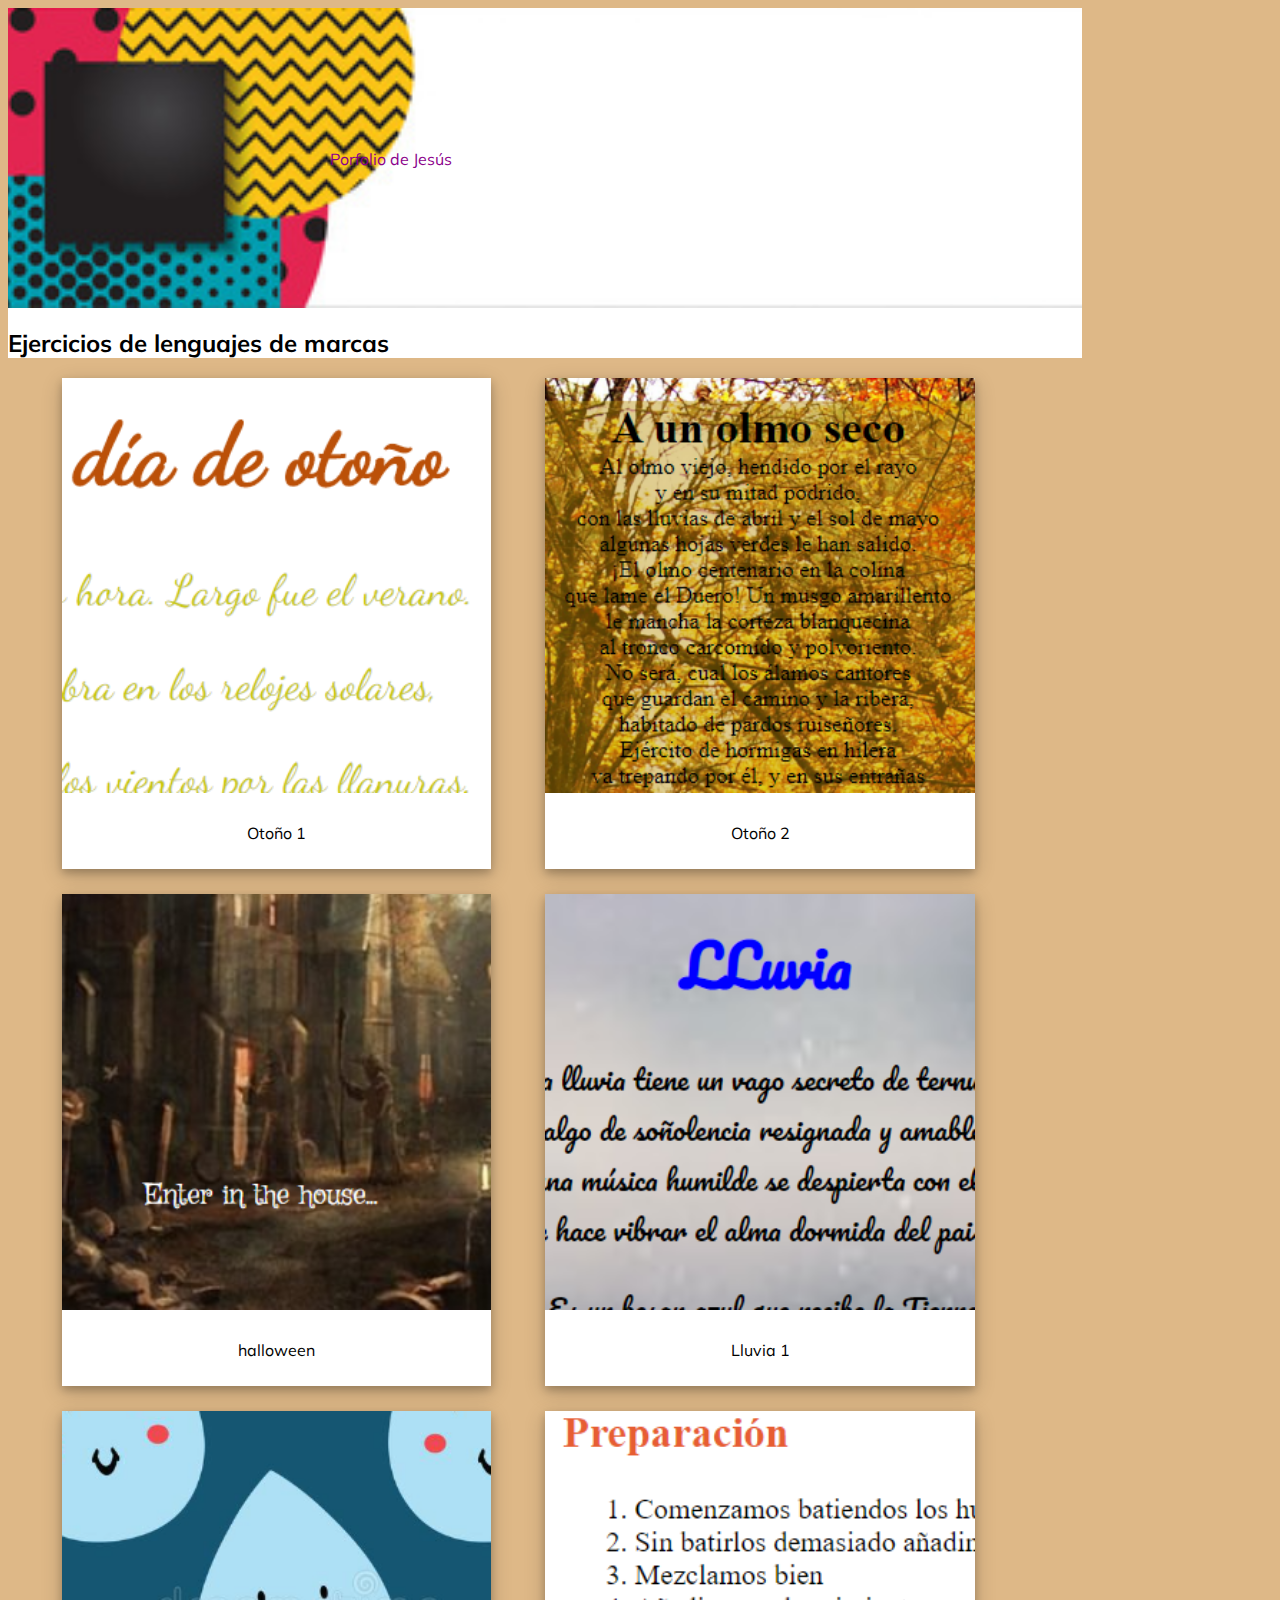
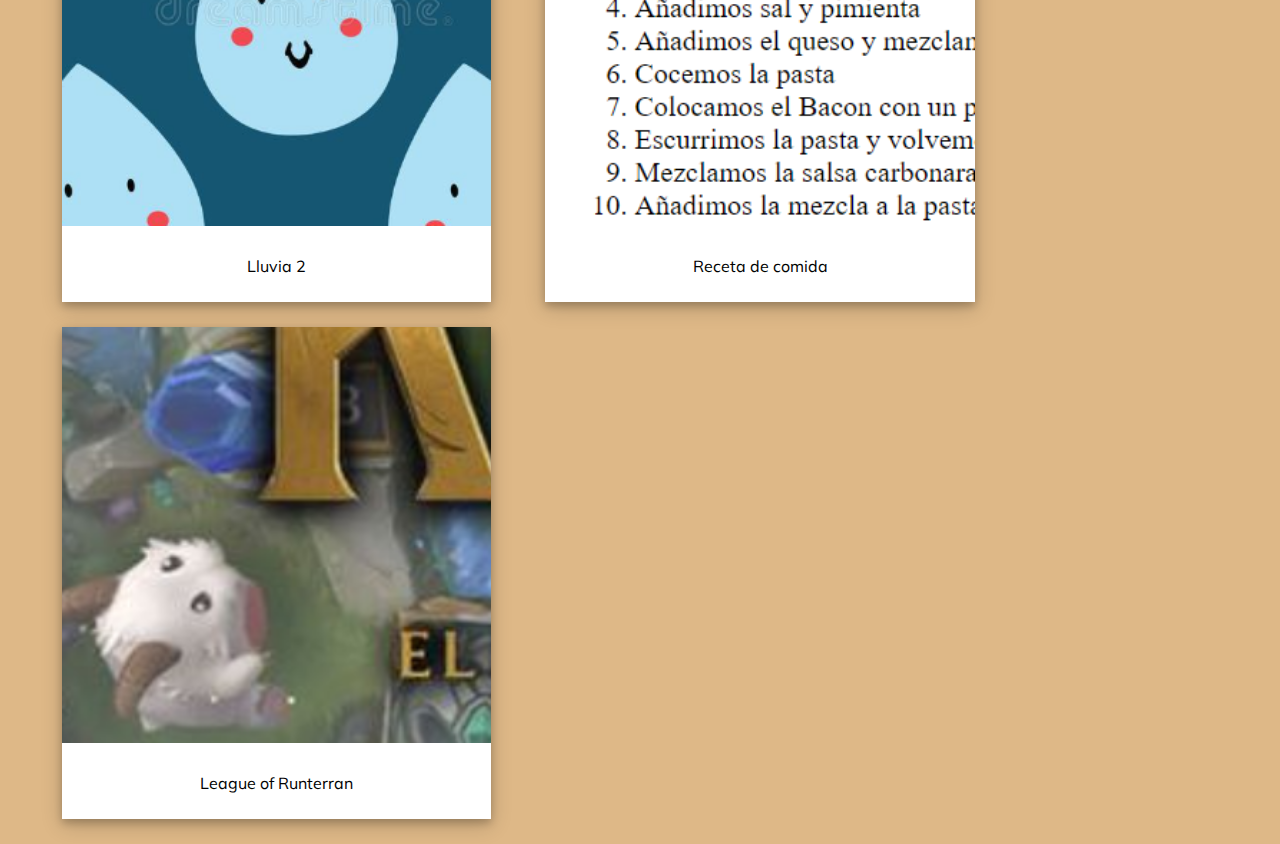
<file: index.html>
<!DOCTYPE html>
<html lang="es">
<head>
    <meta charset="UTF-8">
    <meta name="viewport" content="width=device-width, initial-scale=1.0">
    <meta http-equiv="X-UA-Compatible" content="ie=edge">
    <title>Document</title>
    <link href="estilo.css" rel="stylesheet">
    <link href="https://fonts.googleapis.com/css?family=Muli&display=swap" rel="stylesheet">
    <link rel="icon" type="image/jpg" href="imagenes/favicon.jpg">

</head>
<body>
    <div id="wrapper">
    <header>
        <div id="titulo">
            <p>Porfolio de Jesús</p>
        </div>
    </header>
    <main>
        <h2>Ejercicios de lenguajes de marcas</h2>

        <div class="polaroid">
            <a href="Trabajootono/otono1.html" target="_blank">
            <img src="imagenes/otono1.png" alt="Otoño 1" style="width:100%"></a>
            <div class="container">
            <p>Otoño 1</p>
            </div>
        </div>
              
        <div class="polaroid">
                <a href="Trabajootono\otono2.html" target="_blank">
            <img src="imagenes/otono2.png" alt="Otoño 2" style="width:100%"></a>
            <div class="container">
            <p>Otoño 2</p>
            </div>
        </div>

        <div class="polaroid">
                <a href="Halloween/index.html" target="_blank">
            <img src="imagenes/Hallowen.png" alt="halloween" style="width:100%"></a>
            <div class="container">
            <p>halloween</p>
            </div>
        </div>

        <div class="polaroid">
                <a href="Lalluvia/lluvia.html" target="_blank">
            <img src="imagenes/Lluvia.png" alt="Lluvia 1" style="width:100%"></a>
            <div class="container">
            <p>Lluvia 1</p>
            </div>
        </div>
        <div class="polaroid">
            <a href="Lalluvia/lluvia2.html" target="_blank">
            <img src="imagenes/lluvia2.png" alt="Lluvia 2" style="width:100%"></a>
            <div class="container">
                <p>Lluvia 2</p>
            </div>
        </div>
        <div class="polaroid">
                <a href="Receta/receta.html" target="_blank">
            <img src="imagenes/receta.png" alt="La receta" style="width:100%"></a>
            <div class="container">
            <p>Receta de comida</p>
            </div>
        </div>

        <div class="polaroid">
            <a href="MI Propio HTML/lor.html" target="_blank">
                <img src="imagenes/lor.png" alt="League of Runterran" style="width: 100%"></a>
            <div class="container">
                <p>League of Runterran</p>
            </div>
        </div>
    </main>
    <foolter>

    </foolter>
</body>
</html>
</file>
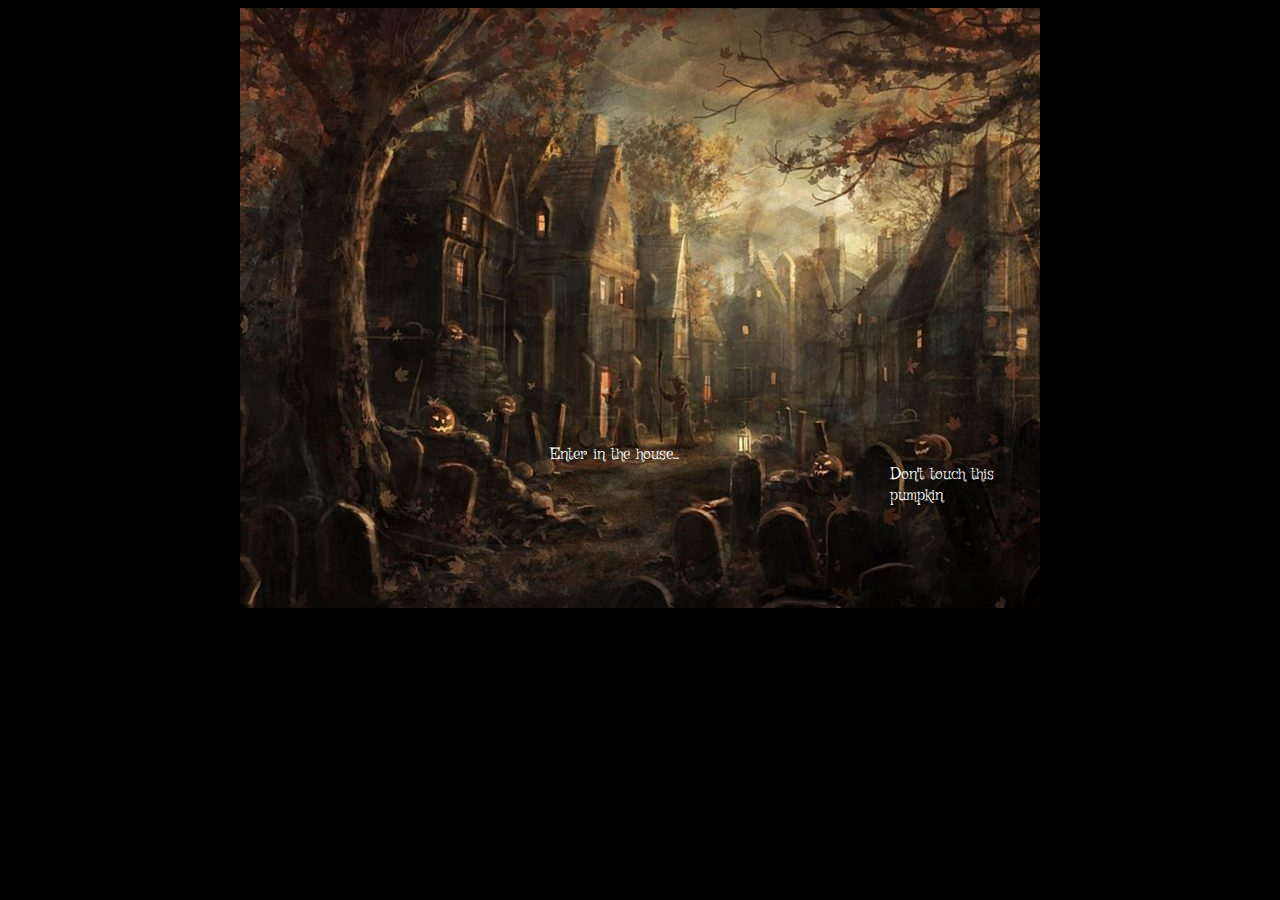
<file: Halloween/index.html>
<!DOCTYPE html>
<html lang="es">
<head>
    <meta charset="UTF-8">
    <meta name="viewport" content="width=device-width, initial-scale=1.0">
    <meta http-equiv="X-UA-Compatible" content="ie=edge">
    <link href="https://fonts.googleapis.com/css?family=Griffy&display=swap" rel="stylesheet">
    <link rel="icon" type="image/gif" sizes="32x32" href="imagenes/favicon.gif">
    <title>El Recolector de Almas</title>
    <style>
    #wrapper {position: relative; /*el wrapper se mnueve para centrarse*/
              background-image: url("imagenes/HDHalloween.jpg");
              width:800px;
              height:600px;
              margin:auto;
              /*border-radius: 0%;*/
              box-shadow: rgb(35, 17, 16),20px,20px,20px
              rgb(35, 17, 16),-20px,20px,20px
              rgb(35, 17, 16),20px,-20px,20px
              rgb(35, 17, 16),-20px,-20px,20px;
    }
    body{background-color:black;
        font-family: 'Griffy', cursive;
    }
     h1{position: absolute;/*lo que va dentro se mueve con el*/
        left:470px;
        top:30px;
        color:rgb(16, 71, 16);
        visibility: hidden;
        }
    #p1 {position: absolute; /*Texto puerta*/
        top:420px;
        left:310px;
        color: white;
      }
    #p2 {position: absolute;/*Texto calabaza*/
        top: 440px;
        left: 650px;
        color: white;
    }
      #door{position:absolute; /*La puerta*/
            width:25px;
            height:70px;
            top:360px;
            left:350px;
            border:1px transparent white;
            }
      #fear{position:absolute; /*La calabaza*/
        width:35px;
        height:35px;
        top:423px;
        left:673px;
        border:1px transparent white;
        border-radius: 50%;
        }    
        #thresh{visibility: hidden;
                top: 100px;
                right: -20px;
                position: absolute;
                /*posicionamos el gift donde queremos*/
        }
        #casa{visibility: hidden;
                height: 90%;
                width: 50%;
                /*ajustamos su tamaño*/
        }
</style>
<script>
        function mostrar(id){
            document.getElementById(id).style.visibility="visible";
        }
        function ocultar(id){
            document.getElementById(id).style.visibility="hidden";
        }
        function sonar(id){
            document.getElementById(id).play();
        }
        function parar(id){
            document.getElementById(id).pause();
        }
</script>
</head>
<body>
    <div id="wrapper">
        <h1>
           The chain warder.
        </h1>
        <p id="p1">
            Enter in the house...
        </p>
        <p id="p2">
            Don't touch this pumpkin
        </p>
            <div id=door ondblclick="mostrar('casa')"
            onclick="ocultar('casa')"></div> 
            <!--Tocas la puesta y apareces dentro-->
            <!--Tocas la puerta para salir-->

            <div id=fear ondblclick="mostrar('thresh');sonar('canto')"; 
             onclick="ocultar('thresh');parar('canto')"></div> 
             <!--Tocas la calabaza y sale imagen y musica -->
             <!--La vuelves a tocar desaparece y se para la musica-->
           

            <img id="thresh" src="imagenes/thres.lento.gif"> <!--Gif de thresh-->
            <img id="casa" src="imagenes/original.gif">      <!--Gif del interior de la casa-->
            <audio id="canto">                               <!--Archivo de sonido-->
                <source type="audio/mp3" src="sonidos/thresh.mp3">
            </audio>
    </div>
</body>
</html>
</file>
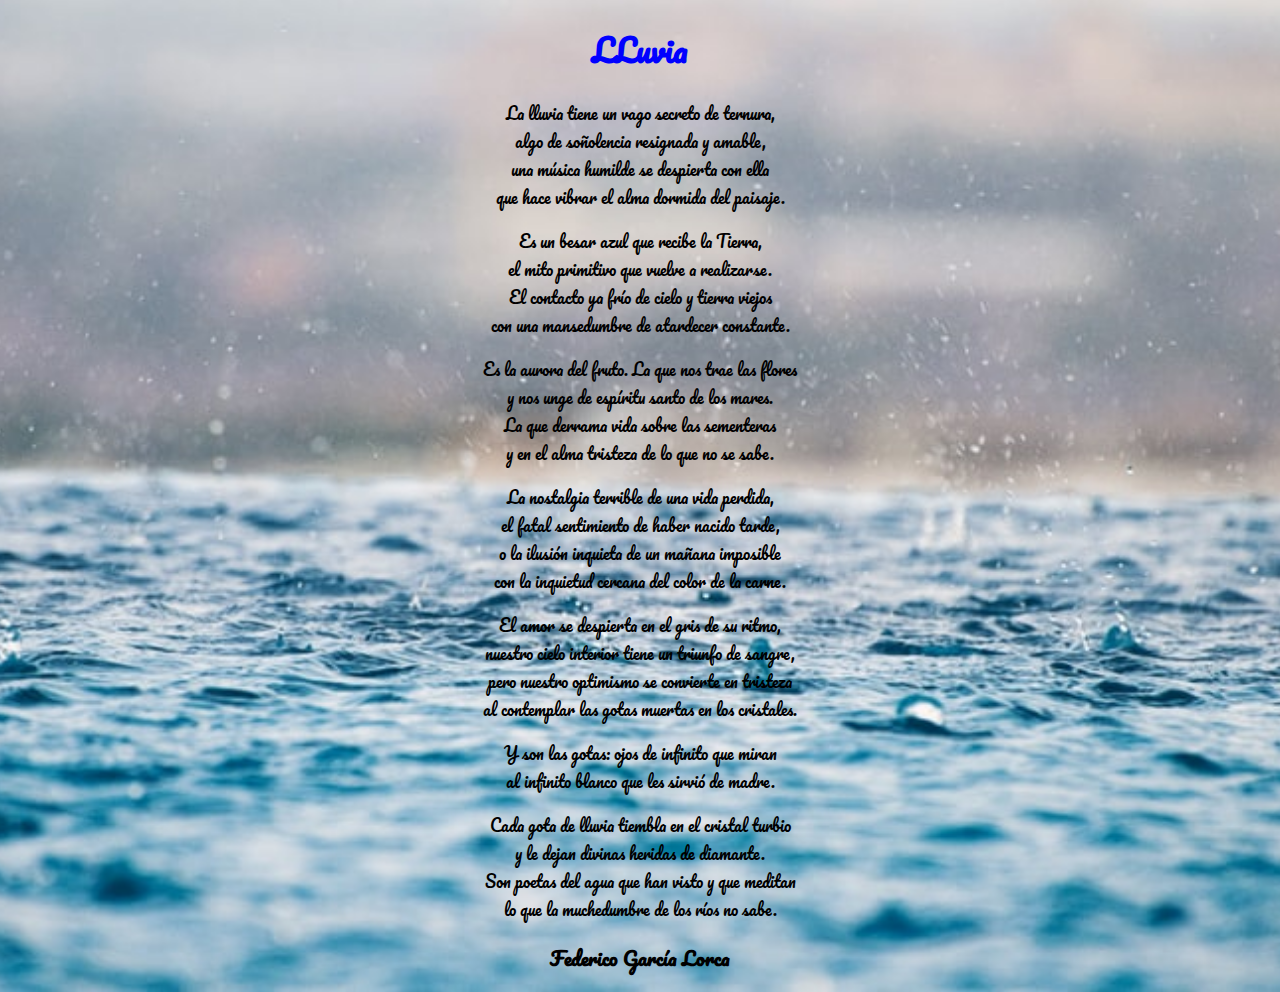
<file: La lluvia/lluvia.html>
<!DOCTYPE html>
<html lang="es">
<head>
    <meta charset="UTF-8">
    <meta name="viewport" content="width=device-width, initial-scale=1.0">
    <meta http-equiv="X-UA-Compatible" content="ie=edge">
    <link href="https://fonts.googleapis.com/css?family=Pacifico&display=swap" rel="stylesheet">
    <link rel="icon" sizes="201x300" href="imagenes/gota-favicon-201x300.png">
    <title>Poema la lluvia</title>
    <style>
        
    body{ background-image: url(imagenes/lluviafondo.jpg);
          background-repeat: no-repeat;
          background-position: center;
          background-size: cover;
          font-family: 'Pacifico', cursive;

    }
    #wrapper{ text-align: center;
    /*box-shadow: black 10px 10px 0px;*/
    }
    h1{ color: blue;
        /*box-shadow: black -10px -10px 10px;*/

    }
    </style>
</head>
<body>
    <div id=wrapper>
    <h1>LLuvia</h1>
        <p>La lluvia tiene un vago secreto de ternura,<br>
        algo de soñolencia resignada y amable,<br>
        una música humilde se despierta con ella<br>
        que hace vibrar el alma dormida del paisaje. </p>
        
        <p>Es un besar azul que recibe la Tierra,<br>
        el mito primitivo que vuelve a realizarse.<br>
        El contacto ya frío de cielo y tierra viejos<br>
        con una mansedumbre de atardecer constante. </p>
        
        <p>Es la aurora del fruto. La que nos trae las flores<br>
        y nos unge de espíritu santo de los mares.<br>
        La que derrama vida sobre las sementeras<br>
        y en el alma tristeza de lo que no se sabe. </p>
        
        <p>La nostalgia terrible de una vida perdida,<br>
        el fatal sentimiento de haber nacido tarde,<br>
        o la ilusión inquieta de un mañana imposible<br>
        con la inquietud cercana del color de la carne. </p>
        
        <p>El amor se despierta en el gris de su ritmo,<br>
        nuestro cielo interior tiene un triunfo de sangre,<br>
        pero nuestro optimismo se convierte en tristeza<br>
        al contemplar las gotas muertas en los cristales.</p> 
        
        <p>Y son las gotas: ojos de infinito que miran<br>
        al infinito blanco que les sirvió de madre. </p>
        
        <p>Cada gota de lluvia tiembla en el cristal turbio<br>
        y le dejan divinas heridas de diamante.<br>
        Son poetas del agua que han visto y que meditan<br>
        lo que la muchedumbre de los ríos no sabe. </p>
        
<h3>Federico García Lorca</h3>
    </div>
</body>
</html>
</file>
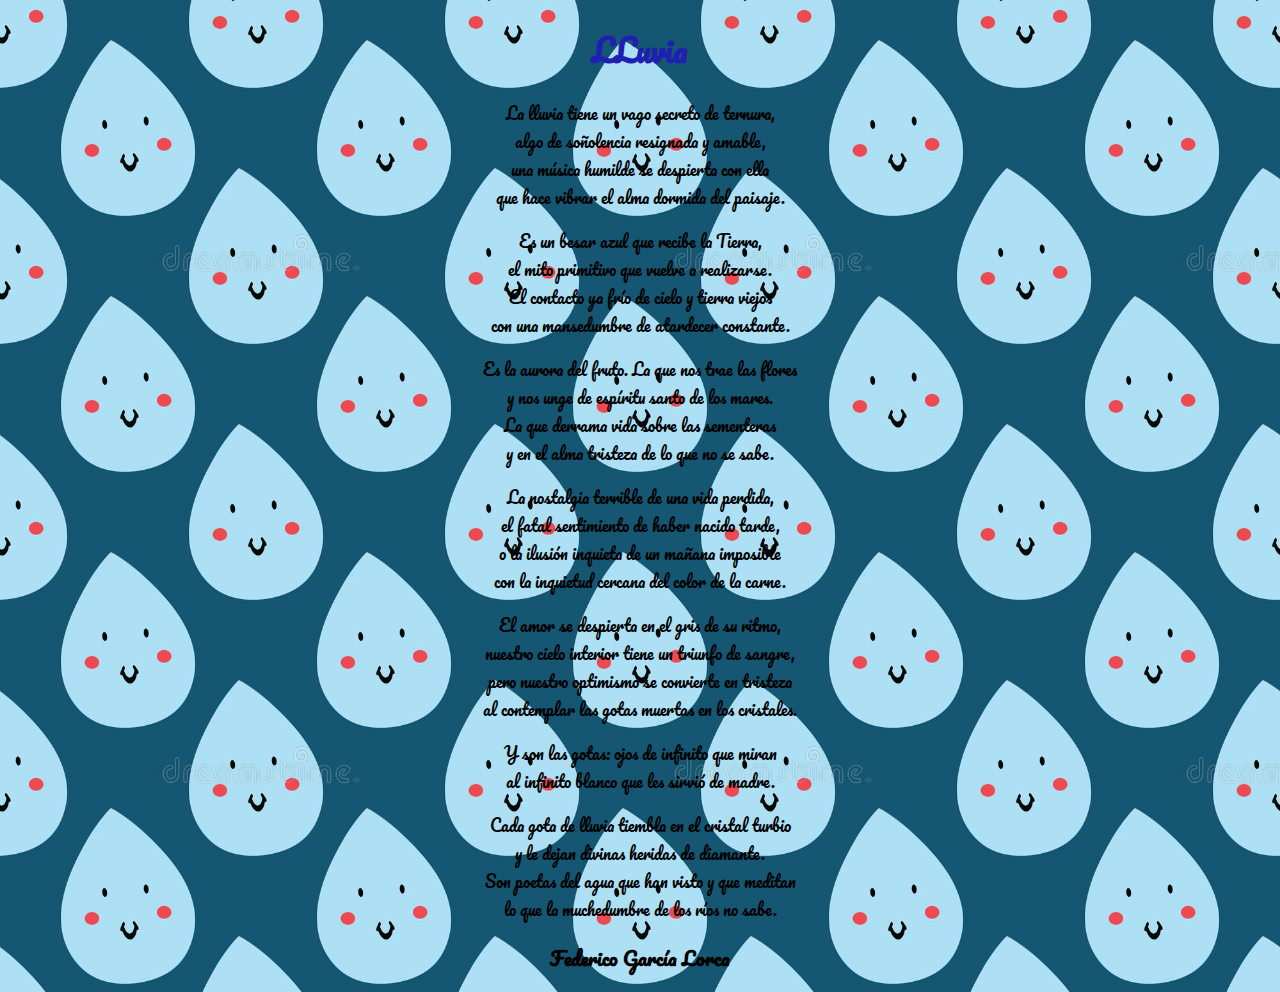
<file: La lluvia/lluvia2.html>
<!DOCTYPE html>
<html lang="es">
<head>
    <meta charset="UTF-8">
    <meta name="viewport" content="width=device-width, initial-scale=1.0">
    <meta http-equiv="X-UA-Compatible" content="ie=edge">
    <link href="https://fonts.googleapis.com/css?family=Pacifico&display=swap" rel="stylesheet">
    <link rel="icon" sizes="201x300" href="imagenes/gota-favicon-201x300.png">
    <title>Poema la lluvia</title>
    <style>
        
    body{ background-image: url(imagenes/gotasfondo.jpg);
          background-repeat: repeat;
          background-size: 40%;
          font-family: 'Pacifico', cursive;
    }
    #wrapper{ text-align: center;}
    h1{ color: rgb(31, 31, 177);}
    </style>
</head>
<body>
    <div id=wrapper>
    <h1>LLuvia</h1>
        <p>La lluvia tiene un vago secreto de ternura,<br>
        algo de soñolencia resignada y amable,<br>
        una música humilde se despierta con ella<br>
        que hace vibrar el alma dormida del paisaje. </p>
        
        <p>Es un besar azul que recibe la Tierra,<br>
        el mito primitivo que vuelve a realizarse.<br>
        El contacto ya frío de cielo y tierra viejos<br>
        con una mansedumbre de atardecer constante. </p>
        
        <p>Es la aurora del fruto. La que nos trae las flores<br>
        y nos unge de espíritu santo de los mares.<br>
        La que derrama vida sobre las sementeras<br>
        y en el alma tristeza de lo que no se sabe. </p>
        
        <p>La nostalgia terrible de una vida perdida,<br>
        el fatal sentimiento de haber nacido tarde,<br>
        o la ilusión inquieta de un mañana imposible<br>
        con la inquietud cercana del color de la carne. </p>
        
        <p>El amor se despierta en el gris de su ritmo,<br>
        nuestro cielo interior tiene un triunfo de sangre,<br>
        pero nuestro optimismo se convierte en tristeza<br>
        al contemplar las gotas muertas en los cristales.</p> 
        
        <p>Y son las gotas: ojos de infinito que miran<br>
        al infinito blanco que les sirvió de madre. </p>
        
        <p>Cada gota de lluvia tiembla en el cristal turbio<br>
        y le dejan divinas heridas de diamante.<br>
        Son poetas del agua que han visto y que meditan<br>
        lo que la muchedumbre de los ríos no sabe. </p>
        
<h3>Federico García Lorca</h3>
    </div>
</body>
</html>
</file>
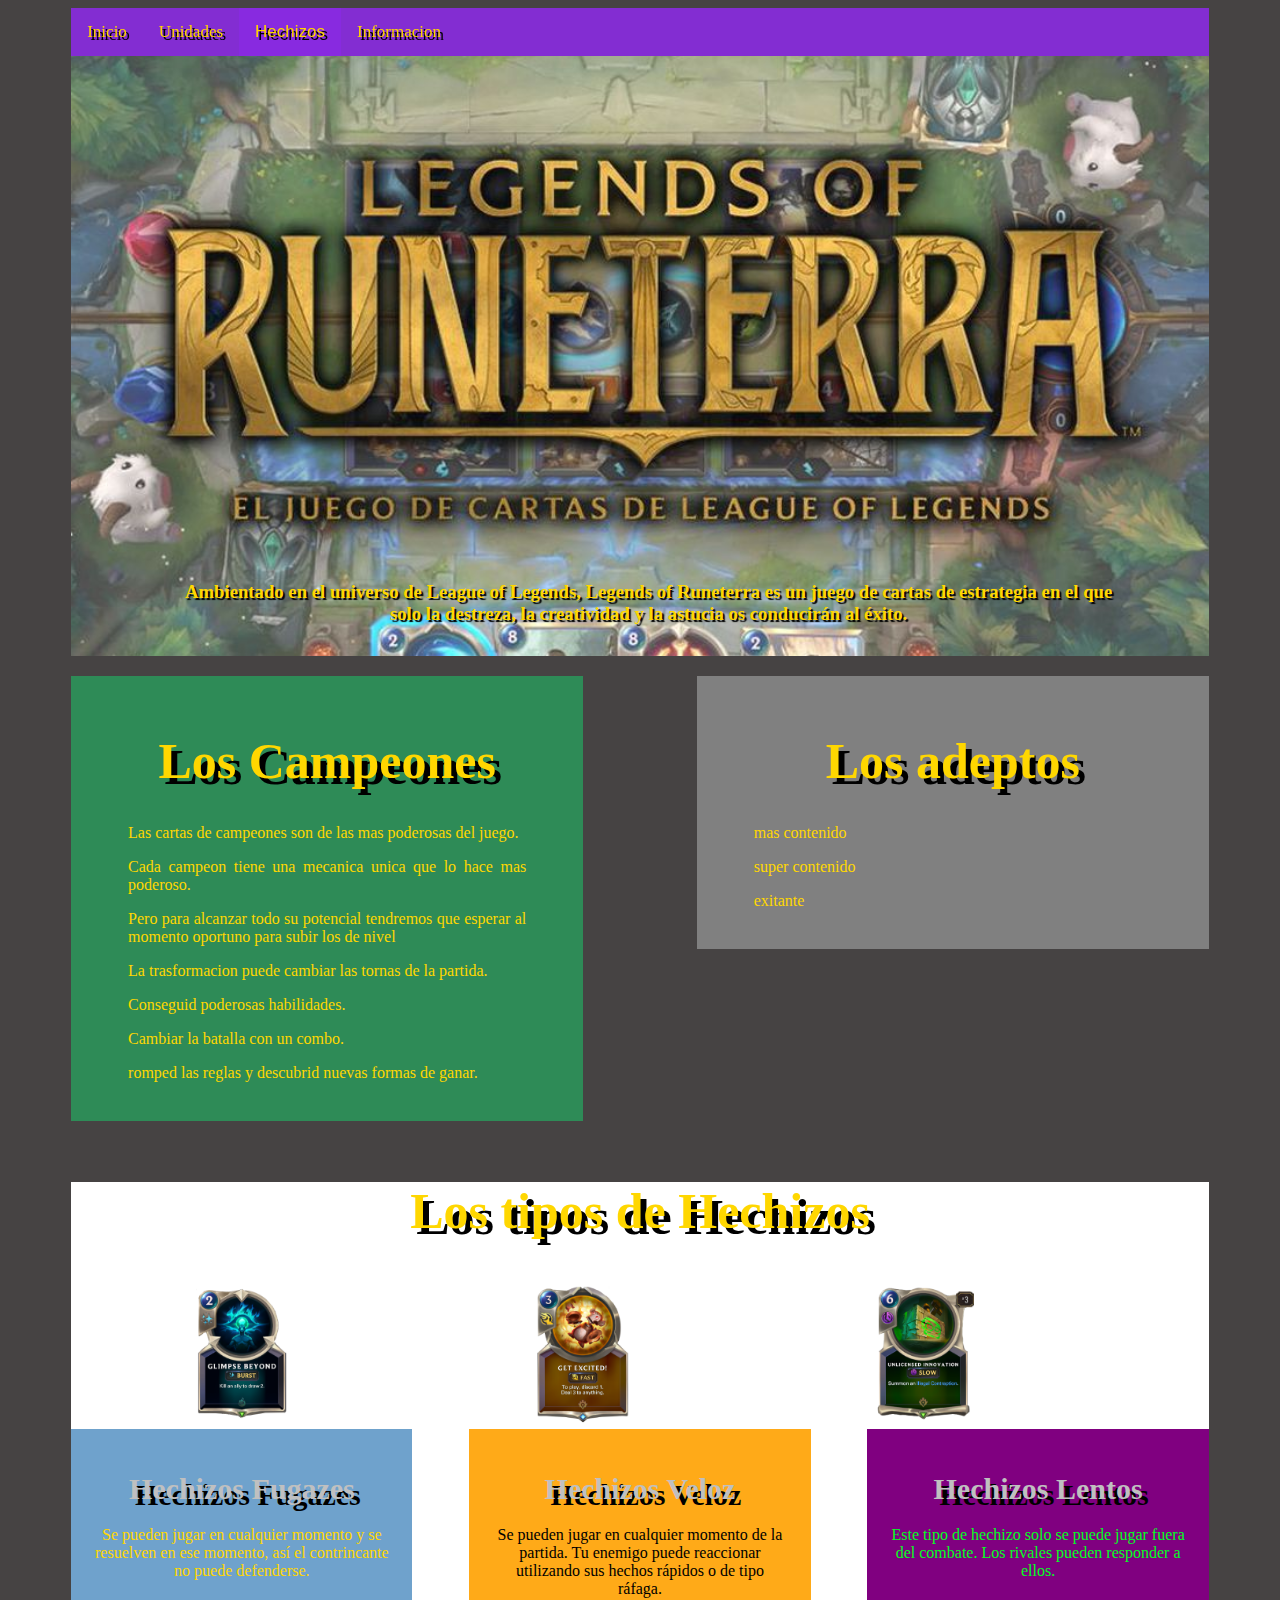
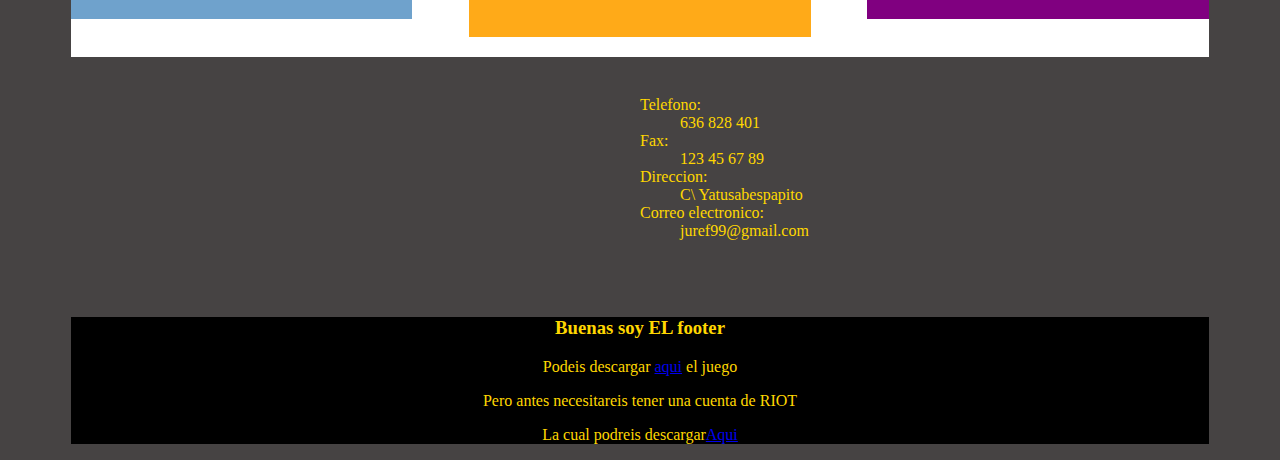
<file: MI Propio HTML/lor.html>
<!DOCTYPE html>
<html lang="es">
<head>
    <meta charset="UTF-8">
    <meta name="viewport" content="width=device-width, initial-scale=1.0">
    <link href="estilo/estilo2.css" rel="stylesheet">
    <title>Trabajo Jesus.G.J. LOR</title>
    <script src="Javascripts/truescrip.js"></script>
</head>
<body>
    <div id="wrapper">
        <nav>
            <div class="topnav" id="mitopnav">
                <a href="#inicio" class="active">Inicio</a>
                <a href="#units">Unidades</a>
                <div class="dropdown">
                    <button class="dropbtn">Hechizos
                        <i class="fa fa-caret-down"></i>
                    </button>
                    <div class="dropdown-content">
                        <a href="#spell">Fugaz</a>
                        <a href="#spell">Veloz</a>
                        <a href="#spell">Lento</a>
                    </div>
            </div>
            <a href="#more">Informacion</a>
        </nav>
        <header id="inicio">
            <div class="foto-hero" >
                <h3 class="texto-hero">
                Ambientado en el universo de League of Legends, Legends of Runeterra es un juego de cartas de estrategia en el que<br> solo la destreza, la creatividad y la astucia os conducirán al éxito.</h3>  
            </div>
        </header>

        <div class="final"></div>

        <section id="units">

            <div class="mitad" id="champ">
                <h1 class="titulo">Los Campeones</h1>
                <p>Las cartas de campeones son de las mas poderosas del juego.</p>
                <p>Cada campeon tiene una mecanica unica que lo hace mas poderoso.</p>
                <p>Pero para alcanzar todo su potencial tendremos que esperar al momento oportuno para subir los de nivel</p>
                <p>La trasformacion puede cambiar las tornas de la partida.</p>
                <p>Conseguid poderosas habilidades.</p>
                <p>Cambiar la batalla con un combo.</p>
                <p> romped las reglas y descubrid nuevas formas de ganar.</p>
            </div>

            <div class="mitad" id="adeptos">
                <h1 class="titulo">Los adeptos</h1>
                <p>mas contenido</p>
                <p>super contenido </p>
                <p>exitante</p>
            </div>

        </section>

        <!--Div vacio para romper el float-->
        <div class="final"></div>

        <section id="spell">
            <h2 class="titulo">Los tipos de Hechizos</h2>

            <!--Las imagenes cuando esten grandes porque las pulsas-->
            <div class="contenido">    
                <div class="ruleta">
                    <div class="cuenta">1 / 3</div>
                    <img src="imagen/fugaz.png" >
                </div>
                
                <div class="ruleta">
                    <div class="cuenta">2 / 3</div>
                    <img src="imagen/rapido.png" >
                </div>
                
                <div class="ruleta">
                    <div class="cuenta">3 / 3</div>
                    <img src="imagen/lento.png" >
                </div>
            </div>
            <!--Las imagenes en formato pequeño-->

            <div class="mini">
                <div class="columna">
                 <img class="cursor" id="uno" src="imagen/fugaz.png" style="width:100px" onclick="currentSlide(1)" alt="Un hechizo fugaz">
                </div>

                <div class="columna">
                 <img class="cursor" id="dos" src="imagen/rapido.png" style="width:100px" onclick="currentSlide(2)" alt="Un hechizo rapido">
                </div>
                
                <div class="columna">
                 <img class="cursor" id="tres" src="imagen/lento.png" style="width:100px" onclick="currentSlide(3)" alt="Un hechizo lento">
                </div>
            </div>
            <!--El texto que esta justo debajo de las imagenes para explicar cada hechizo-->


            <div class="columna" id="uno">
                <h1 class="tituloX">Hechizos Fugazes</h1>
                <p>Se pueden jugar en cualquier momento y se resuelven en ese momento, así el contrincante no puede defenderse.</p>
            </div>

            <div class="columna" id="dos">
                <h1 class="tituloX">Hechizos Veloz</h1>
                <p>Se pueden jugar en cualquier momento de la partida. Tu enemigo puede reaccionar utilizando sus hechos rápidos o de tipo ráfaga.</p>
            </div>
            
            <div class="columna" id="tres">
                <h1 class="tituloX">Hechizos Lentos</h1>
                <p>Este tipo de hechizo solo se puede jugar fuera del combate. Los rivales pueden responder a ellos.</p>
            </div>


            <!--Otro div vacio para separar del footer-->
            <div class="final"></div>

        </section>

        

        <section id="more">
            <div class="mitad" id="map">
                <iframe id="mimapa" src="https://www.google.com/maps/embed?pb=!1m18!1m12!1m3!1d3197.2561818206577!2d-4.556996085361356!3d36.740421478763366!2m3!1f0!2f0!3f0!3m2!1i1024!2i768!4f13.1!3m3!1m2!1s0xd72f1d2ffe3a137%3A0xe095a3ea561debe2!2sCalle%20Frederick%20Terman%2C%2029590%2C%20M%C3%A1laga!5e0!3m2!1ses!2ses!4v1582189691668!5m2!1ses!2ses" frameborder="0" style="border:0;" allowfullscreen=""></iframe>
            </div>

            <div class="mitad" id="info">
                <dl>
                    <dt>Telefono:</dt>
                    <dd>636 828 401</dd>
                    <dt>Fax:</dt>
                    <dd>123 45 67 89</dd>
                    <dt>Direccion:</dt>
                    <dd>C\ Yatusabespapito</dd>
                    <dt>Correo electronico:</dt>
                    <dd>juref99@gmail.com</dd>
                </dl>
            </div>
        </section>
        
        <div class="final"></div>

        <footer>
            <h3>Buenas soy EL footer</h3>
            <p>Podeis descargar <a href="https://playruneterra.com/es-es/">aqui</a> el juego</p>
            <p>Pero antes necesitareis tener una cuenta de RIOT<p>
            <p>La cual podreis descargar<a href="https://auth.riotgames.com/login#acr_values=urn%3Ariot%3Agold&client_id=blue-tape-web-prod&nonce=3Hdb_8bhUncUBr7HyffP4VqDVbSFnKKfq_JmLCa582U&prompt=signup&redirect_uri=https%3A%2F%2Fplayruneterra.com%2Fopt_in&response_type=token%20id_token&scope=account%20openid&state=c2lnbi11cA%3D%3D&ui_locales=es-es">Aqui</a></p>
        </footer>

    </div>
</body>

</html>
</file>
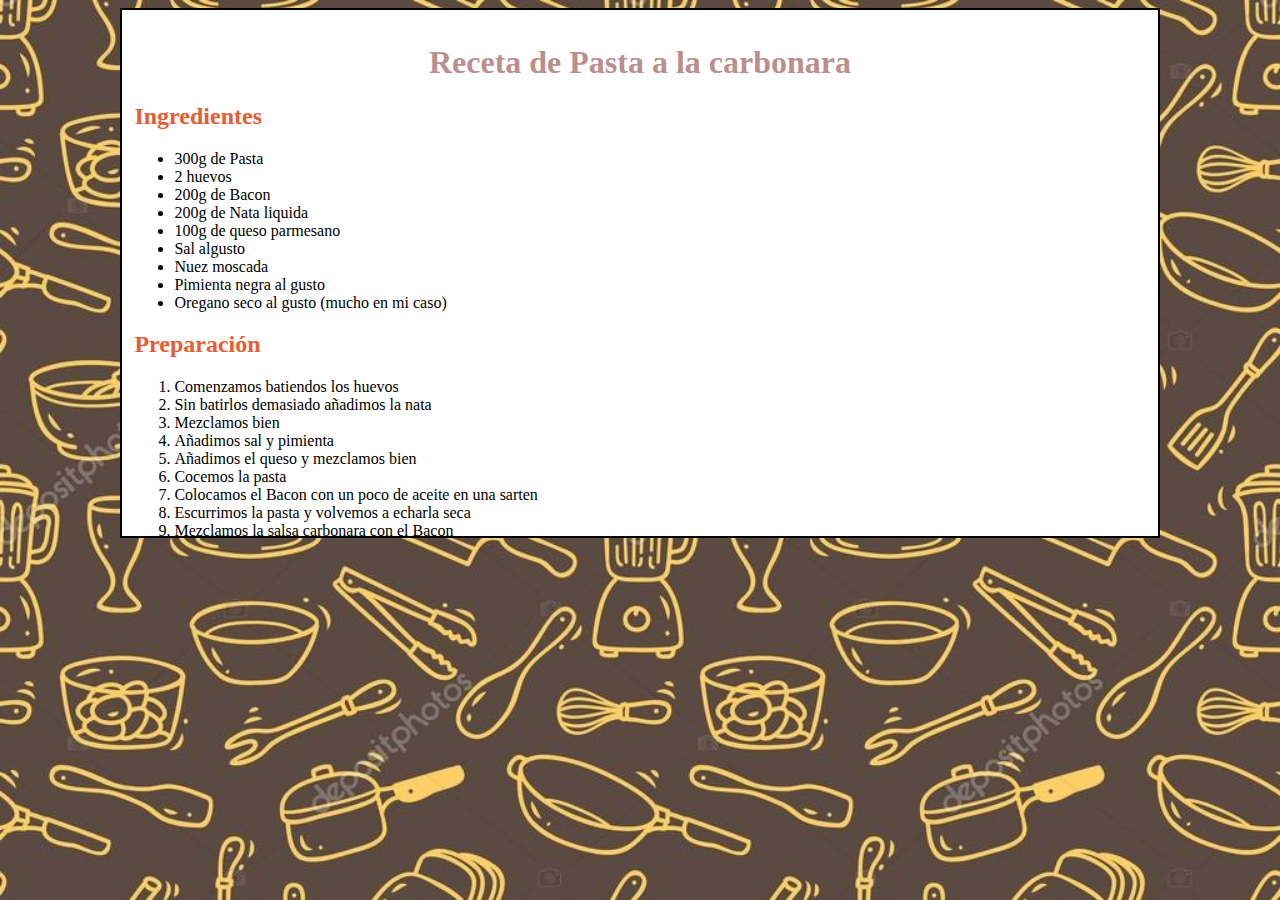
<file: Receta/receta.html>
<!DOCTYPE html>
<html lang="es">
<head>
    <meta charset="UTF-8">
    <meta name="viewport" content="width=device-width, initial-scale=1.0">
    <meta http-equiv="X-UA-Compatible" content="ie=edge">
    <title>Receta de tortilla de patatas</title>
    <link href="estiloreceta.css" rel="stylesheet">
</head>
<body>
    <div id="wrapper">
        <h1>Receta de Pasta a la carbonara</h1>
        <h2>Ingredientes</h2>
        <ul>
          <li>300g de Pasta</li>
          <li>2 huevos</li>
          <li>200g de Bacon</li>
          <li>200g de Nata liquida</li>
          <li>100g de queso parmesano</li>
          <li>Sal algusto</li>
          <li>Nuez moscada</li>
          <li>Pimienta negra al gusto</li>
          <li>Oregano seco al gusto (mucho en mi caso)</li>
        </ul>
        <h2>Preparación</h2>
        <ol>
          <li>Comenzamos batiendos los huevos</li>
          <li>Sin batirlos demasiado añadimos la nata</li>
          <li>Mezclamos bien</li>
          <li>Añadimos sal y pimienta</li>
          <li>Añadimos el queso y mezclamos bien</li>
          <li>Cocemos la pasta</li>
          <li>Colocamos el Bacon con un poco de aceite en una sarten</li>
          <li>Escurrimos la pasta y volvemos a echarla seca</li>
          <li>Mezclamos la salsa carbonara con el Bacon</li>
          <li>Añadimos la mezcla a la pasta hecha</li>
          <li>Añadimos oregano seco</li>
          <li>Disfrutamos comiendolo</li>

        <h2>valor Nutricional</h2>
        <table>
            <tr>
                <th>Nutrientes</th>
                <th>Cada 100 gramos</th>
                <th>por ración</th>
            </tr>
            <tr>
                <td>Hidratos</td>
                <td>2g</td>
                <td>4g</td>
            </tr>
            <tr>
                <td>Proteinas</td>
                <td>7,5g</td>
                <td>15g</td>
            </tr>
            <tr>
                <td>Grasas</td>
                <td>30g</td>
                <td>60g</td>
            </tr>
            <tr>
                <th>TOTALES</td>
                <th>39,5g</td>
                <th>79g</td>
            </tr>

        </ol>
        <h2>Video Explicativo</h2>
        <iframe src="https://www.youtube.com/embed/HdpJzK8CeSY" frameborder="0" allow="accelerometer; autoplay; encrypted-media; gyroscope; picture-in-picture" allowfullscreen></iframe>
        </ol>

    </div>
</body>
</html>
</file>
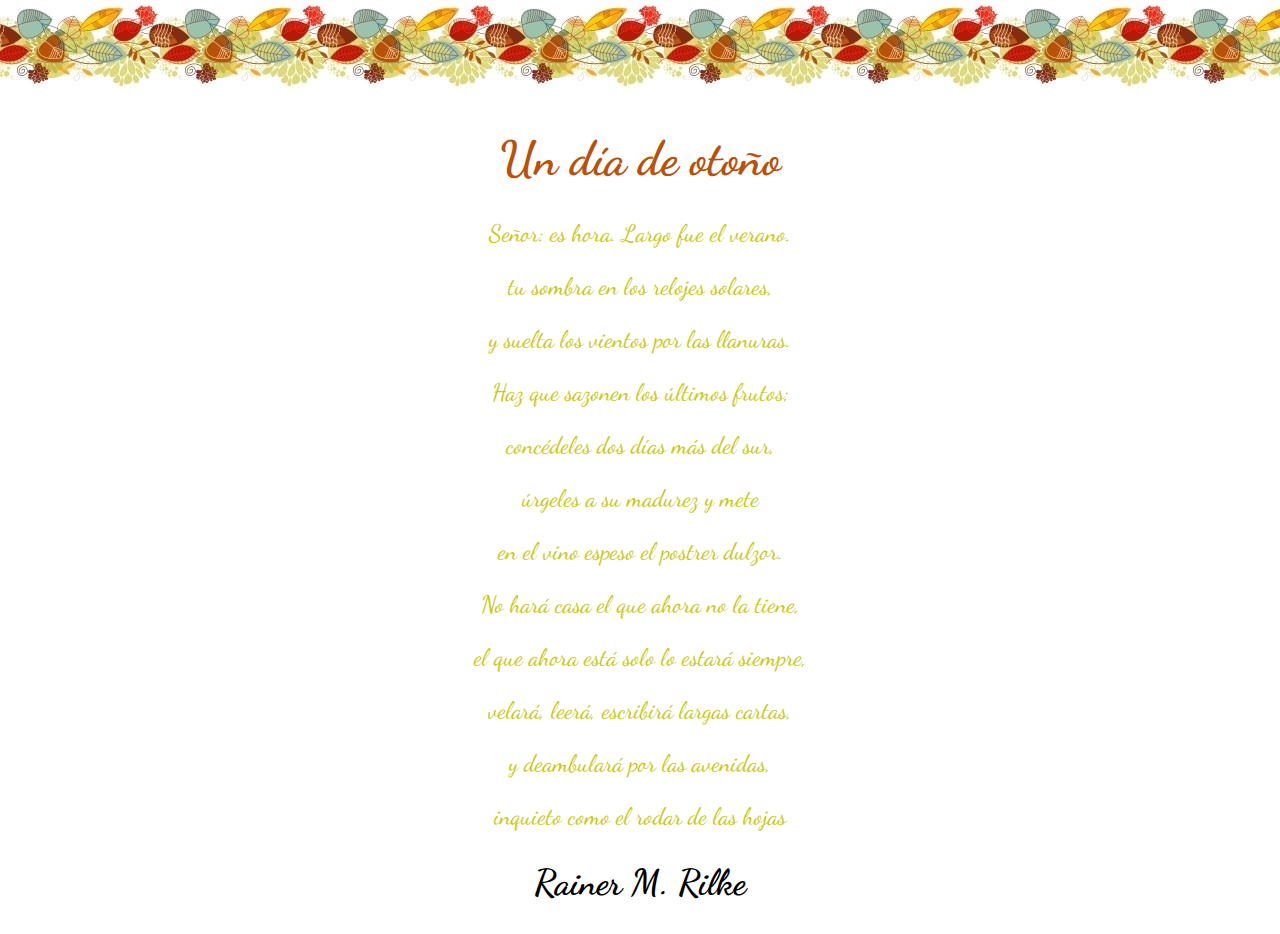
<file: Trabajo otoño/otono1.html>
<!DOCTYPE html>
<html lang="es">
<head>
    <meta charset="UTF-8">
    <meta name="viewport" content="width=device-width, initial-scale=1.0">
    <meta http-equiv="X-UA-Compatible" content="ie=edge">
    <link href="https://fonts.googleapis.com/css?family=Dancing+Script&display=swap" rel="stylesheet">
    <link rel="icon" type="image/png" sizes="32x32" href="imagenes/favicon.ico">
    <title>Otoño</title>
    <style>
        
        body {font-family: 'Dancing Script', cursive; text-align: center;
              font-size: 150%; 
              background-image:url("imagenes/torky100900016.jpg");
              background-repeat:repeat-x;
              background-repeat:repeat-x;
              
              }
              
       #Poema {margin-top: 130px;}
       h1 {color:rgb(187, 80, 8)}
       p  {color:rgb(200, 200, 15)}

    </style>
</head>
<body>

   <div id="Poema">
<h1>Un día de otoño</h1>

<p>Señor: es hora. Largo fue el verano.</p>

<p>tu sombra en los relojes solares,</P>

<p>y suelta los vientos por las llanuras.</p>

<p>Haz que sazonen los últimos frutos;</p>

<p>concédeles dos días más del sur,</p>

<p>úrgeles a su madurez y mete</p>

<p>en el vino espeso el postrer dulzor.</p>


<p>No hará casa el que ahora no la tiene,</p>

<p>el que ahora está solo lo estará siempre,</p>

<p>velará, leerá, escribirá largas cartas,</p>

<p>y deambulará por las avenidas,</p>

<p>inquieto como el rodar de las hojas</p>


<h2>Rainer M. Rilke</h2>
</div>
</body>
</html>
</file>
<file: estilo.css>
body { background-color:burlywood;
       font-family: 'Fondamento', cursive;}
#wrapper {width:85%;
          background-color:white;
          font-family: 'Muli', sans-serif;}
header{background-image:url("imagenes/header2.png");
       position: relative;
       background-size:cover;
       background-position:center;
       background-repeat: no-repeat;
       height:300px;}
#titulo{position:absolute;
       width:40%;
       top:125px;
       left:0px;
       right:0px;
       margin-left:auto;
       margin-right:auto;
       color: darkmagenta;
       }
div.polaroid {
       float:left;
       width: 40%;
       background-color: white;
       box-shadow: 0 4px 8px 0 rgba(0, 0, 0, 0.2), 0 6px 20px 0 rgba(0, 0, 0, 0.19);
       margin-bottom: 25px;
       margin-left:5%;
}   
h1 {text-align: center}
div.container {
       text-align: center;
       padding: 10px 20px;
}
div.polaroid:hover{
       opacity:0.5;
}
@media screen and (max-width:500px){
  div.polaroid {width:90%};
}
</file>
<file: MI Propio HTML/estilo/estilo2.css>
/*** El estilo de mi pagina ***/
body{
    background-color: rgba(14, 11, 11, 0.767);
}

#wrapper    {
    width: 90%;
    margin: 0 auto;
    color: gold;
}

/*** Estilo de mi menu ***/
/* Para que muestro menu se pegue arriba */
nav {
    position: sticky;
    top: 0;
    z-index: 99;
}

/* Estilo del menu general */
.topnav {
    overflow: hidden;
    background-color: rgba(137, 43, 226, 0.9);
    text-shadow: 3px 3px 0px black;
}

/* Estilo del texto dentro de mi menu */
.topnav a {
    float: left;
    display: block;
    text-align: center;
    padding: 14px 16px;
    text-decoration: none;
    font-size: 17px;
    color: gold;
}

/*  */
.dropdown   {
    float: left;
    overflow: hidden;
}

/* Estilo del boton desplegable */
.dropdown .dropbtn  {
    font-size: 17px;
    border: none;
    outline: none;
    padding:  14px 16px;
    margin:0;
    color:gold;
    text-shadow: 3px 3px 0px black;
    background-color: rgba(137, 43, 226, 0.9);    
}

/*  */
.dropdown-content a {
    float: none;
    color: gold;
    padding: 12px 16px;
    text-decoration: none;
    display: block;
    text-align: left;
}

/* El estilo del menu cuando pasas por encima */
.topnav a:hover, .dropdown:hover .dropbtn {
    background-color: rgb(70, 23, 41);
    color: gold;
}

/* Para que se pueda mostrar el menu desplegable */
.dropdown:hover .dropdown-content {
    display: block;
}

/* El estilo del menu desplegado */
.dropdown-content   {
    display: none;
    position: absolute;
    background-color: blueviolet;
    min-width: 101px;
    z-index: 1;
}

/* El estilo del contenido cuando te pones encima */
.dropdown-content a:hover {
    background-color: rgb(70, 23, 41);
}

/***** Estilo de hero *****/
.foto-hero  {
    position: relative;
    background-image: url("../imagen/heroe.png");
    background-size: cover;
    background-position: center;
    height: 600px;
}

.texto-hero {
    color:gold;
    text-shadow: 2px 2px 1px black;
    text-align: center;
    position: absolute;
    bottom: 2%;
    left: 10%;
}

/***** Estilo de las secciones *****/
/* Estilo general de las secciones */
section *   {
    box-sizing: border-box;
    font-size: 100%;
}

/* Un estilo especial para mejorar la separacion */
.final  {
    clear:both;
    padding-top: 20px;
}

/* Estilo especial para todos los titulos*/
.titulo {
    font-size: 50px;
    text-align: center;
    color:gold;
    text-shadow: 6px 6px 0px black;
}



/**** Maquetado de mitad ***/
/* estilo general de las mitades*/
.mitad  {
    width: 45%;
    padding: 2% 5%;
    display: block;
    float: left;
    text-align: justify;
}

/* Estilos concretos de los dos */
#champ  {
    background-color: seagreen;
    margin-right:5% ;
}

#adeptos    {
    background-color:grey;
    margin-left: 5%;
}

/***** Estilo general del carrusel de fotos *****/

section#spell   {
    background-color: white;
}

/*** Estilo del carrusel de las 3 imagenes de w3school ***/
.contenido  {
    position: relative;
    text-align: center;
}

/* Las ocultamos por defecto */
.ruleta {
    display: none;
}

/* Un efecto para que el raton cambie al pasar por encima */
.cursor {
    cursor: pointer;
}

/* Color de los nuemeros de porcual vas */
.cuenta {
    color:Red;
}

/* Las imagenes desplegadas en grande*/
.img {
    vertical-align: middle;
}

/* Estilo general de las fotos pequeñas y sus textos */
.mini   {
    background-color: white;
}

.columna    {
    width: 30%;
    float: left;
    text-align: center;
}

/* Tamaño mas correcto para las 3 columnas */
.tituloX    {
    font-size: 30px;
    text-align: center;
    color:silver;
    text-shadow: 6px 6px 0px black;  
}

/* Estilos mas ways oara las cada hechizo */
/*Estilo de FUGAZ*/
.columna#uno    {
    background-color: rgb(111, 162, 204);
    margin-right: 5%;
    padding: 2%;
}

/*Estilo de VELOCES*/
.columna#dos   {
    background-color: rgb(255, 170, 24);
    color: rgb(0, 0, 0);
    margin-right: 5%;
    padding: 2%;
}

/*Estilo de LENTO*/
.columna#tres   {
    background-color: purple;
    color: rgb(0, 255, 34);
    padding: 2%;
}


/*** Estilo de la informacion inferior ***/

footer  {
    background-color: rgb(0, 0, 0);
    width: 100%;
    text-align:center;
}

/*** Lo mas importante lo responsive ***/

/*Para menos de 600*/
@media only screen and (max-width:600px){
    
    #wrapper{width:100%;
    }

    .columna{width: 100%;
            margin: 0%;
            padding: 0%;
    }

    .mitad  {width: 100%;
            margin: 0%;
            padding: 0%;
    }

    /*Las letras de los titulos mas pequeñas*/
    .titulo,.tituloX {
            font-size: 30px;
    }

    /*Nueva imagen de hero*/
    .foto-hero  {
        background-image: url("../imagen/heroe2.jpg");
    }
}
</file>
<file: Receta/estiloreceta.css>
body {background-image:url("fondecocina.jpg") ;    
      background-size: cover;
      display: block;
}
#wrapper{
    background-color:white;
    height:500px;
    width:80%;
    margin:auto;
    padding:1vw;
    border:2px solid black ;
    overflow:scroll ;
    display: block;
}
h1 {text-align: center;
    color:rosybrown;
    display: block;
}
h2 {text-align:left;
    color:rgb(231, 93, 50);
    display: block;
    }
table {border: 1px solid black;}
iframe{display: block;
       float: right;
       width: 30vw;
       height: 22.5vw;
}

@media only screen and (max-width:500px){
    #wrapper{width:100%;
    }
}
</file>
